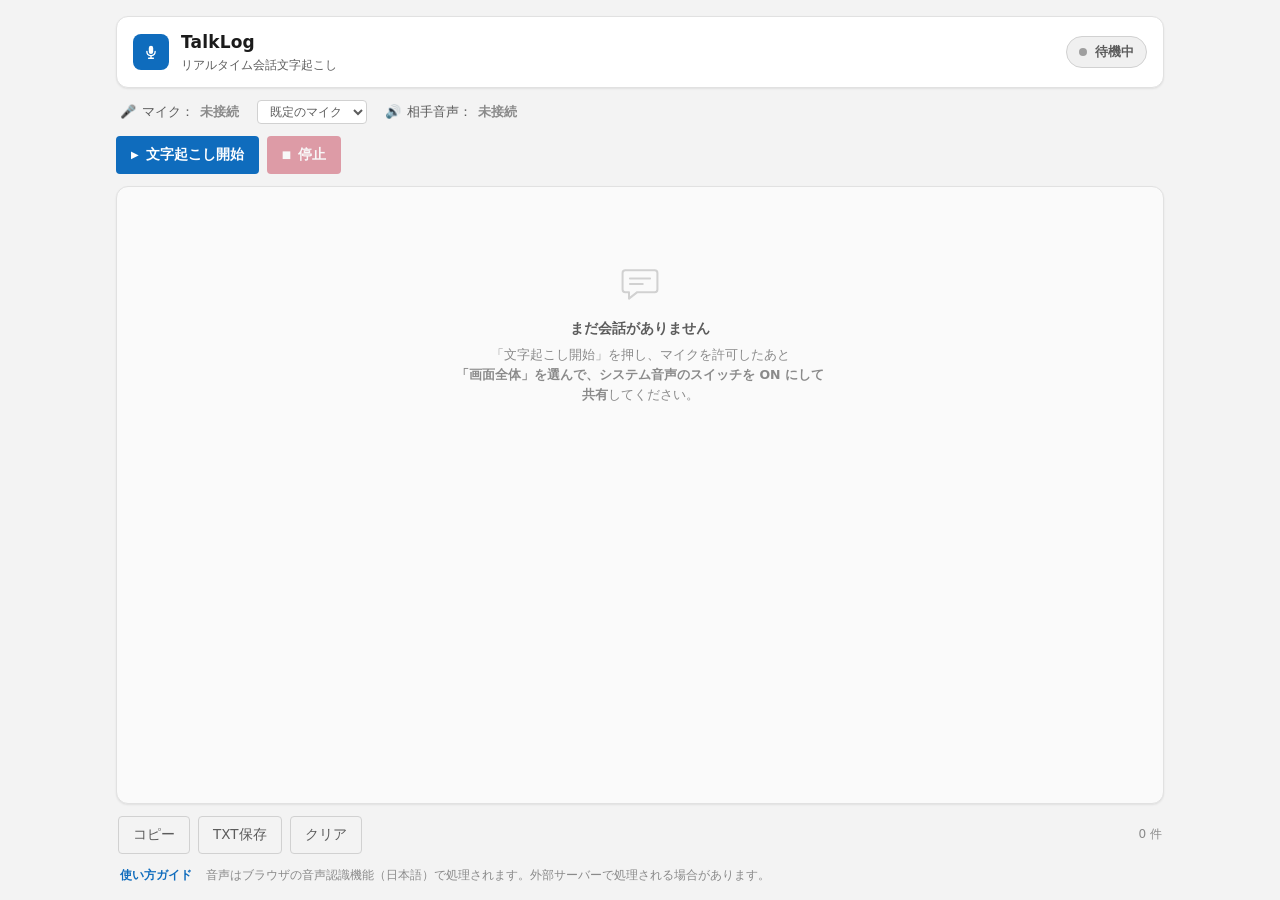
<file: index.html>
<!DOCTYPE html>
<html lang="ja">
<head>
<meta charset="UTF-8">
<meta name="viewport" content="width=device-width, initial-scale=1.0">
<meta name="description" content="会話をリアルタイムに文字起こしし、自分と相手の発言を分けて表示するツール。">
<meta name="color-scheme" content="light dark">
<title>TalkLog — リアルタイム会話文字起こし</title>
<link rel="icon" href="data:image/svg+xml,%3Csvg xmlns='http://www.w3.org/2000/svg' viewBox='0 0 32 32'%3E%3Crect width='32' height='32' rx='7' fill='%230f6cbd'/%3E%3Cpath d='M16 7a3.2 3.2 0 0 0-3.2 3.2v5.4a3.2 3.2 0 1 0 6.4 0v-5.4A3.2 3.2 0 0 0 16 7Zm-7 8.2a1 1 0 0 1 2 0 5 5 0 0 0 10 0 1 1 0 1 1 2 0 7 7 0 0 1-6 6.93V24h2.5a1 1 0 1 1 0 2h-7a1 1 0 1 1 0-2H15v-1.87A7 7 0 0 1 9 15.2Z' fill='%23fff'/%3E%3C/svg%3E">
<!-- ?v= はキャッシュ対策。ファイルを更新したら必ずこの数字を上げること
     （GitHub Pages は 10 分間ブラウザにキャッシュさせるため、
       これが無いと index.html だけ新しく app.js が古い、という事故が起きる） -->
<link rel="stylesheet" href="style.css?v=8">
</head>
<body>
<noscript>
  <div class="noscript">このアプリの動作には JavaScript が必要です。</div>
</noscript>

<div class="app">

  <!-- ===== ヘッダー ===== -->
  <header class="app-header">
    <div class="brand">
      <span class="brand-mark" aria-hidden="true">
        <svg viewBox="0 0 32 32" width="22" height="22"><path d="M16 7a3.2 3.2 0 0 0-3.2 3.2v5.4a3.2 3.2 0 1 0 6.4 0v-5.4A3.2 3.2 0 0 0 16 7Zm-7 8.2a1 1 0 0 1 2 0 5 5 0 0 0 10 0 1 1 0 1 1 2 0 7 7 0 0 1-6 6.93V24h2.5a1 1 0 1 1 0 2h-7a1 1 0 1 1 0-2H15v-1.87A7 7 0 0 1 9 15.2Z" fill="currentColor"/></svg>
      </span>
      <div class="brand-text">
        <h1>TalkLog</h1>
        <p>リアルタイム会話文字起こし</p>
      </div>
    </div>

    <div id="session-badge" class="session-badge" data-state="idle">
      <span class="dot" aria-hidden="true"></span>
      <span id="session-badge-text">待機中</span>
      <span id="session-timer" class="timer" hidden>00:00</span>
    </div>
  </header>

  <!-- ===== 入力状態 ===== -->
  <div class="status-row">
    <span class="stat" id="pill-mic" data-state="off">
      <span aria-hidden="true">🎤</span>マイク：<b id="pill-mic-value">未接続</b>
    </span>
    <select id="sel-mic" class="mic-select" aria-label="使用するマイク">
      <option value="">既定のマイク</option>
    </select>
    <span class="stat" id="pill-pc" data-state="off">
      <span aria-hidden="true">🔊</span>相手音声：<b id="pill-pc-value">未接続</b>
    </span>
  </div>

  <!-- ===== 主操作 ===== -->
  <div class="main-controls">
    <button id="btn-start" class="btn btn-primary" type="button">
      <span class="btn-ico" aria-hidden="true">▶</span>文字起こし開始
    </button>
    <button id="btn-stop" class="btn btn-danger" type="button" disabled>
      <span class="btn-ico" aria-hidden="true">■</span>停止
    </button>
  </div>

  <!-- ===== 通知（問題があるときだけ表示） ===== -->
  <div id="alert-area" class="alert-area" role="status" aria-live="polite"></div>

  <!-- ===== 会話ログ ===== -->
  <main class="transcript-wrap">
    <div id="scroll-area" class="scroll-area" tabindex="0" aria-label="会話ログ">
      <p id="trim-notice" class="trim-notice" hidden>表示を軽くするため、古いメッセージは画面上から省略しています（保存・コピーには全件含まれます）。</p>

      <div id="empty-state" class="empty-state">
        <div class="empty-ico" aria-hidden="true">
          <svg viewBox="0 0 48 48" width="44" height="44"><path d="M8 10h32a3 3 0 0 1 3 3v18a3 3 0 0 1-3 3H21l-9 7v-7H8a3 3 0 0 1-3-3V13a3 3 0 0 1 3-3Z" fill="none" stroke="currentColor" stroke-width="2.2" stroke-linejoin="round"/><path d="M13 19h22M13 25h14" stroke="currentColor" stroke-width="2.2" stroke-linecap="round"/></svg>
        </div>
        <p class="empty-title">まだ会話がありません</p>
        <p class="empty-desc">「文字起こし開始」を押し、マイクを許可したあと<br><b>「画面全体」を選んで、システム音声のスイッチを ON にして共有</b>してください。</p>
      </div>

      <div id="entry-list" class="entry-list"></div>
      <div id="live-area" class="live-area"></div>
    </div>

    <button id="btn-jump" class="jump-btn" type="button" hidden>
      最新へ<span id="jump-count" class="jump-count"></span>
    </button>
  </main>

  <!-- ===== 副操作 ===== -->
  <div class="sub-controls">
    <button id="btn-copy" class="btn btn-ghost" type="button">コピー</button>
    <button id="btn-txt" class="btn btn-ghost" type="button">TXT保存</button>
    <button id="btn-clear" class="btn btn-ghost btn-ghost-danger" type="button">クリア</button>
    <span class="grow"></span>
    <span id="stat-count" class="count">0 件</span>
  </div>

  <footer class="app-footer">
    <a href="guide.html" class="guide-link">使い方ガイド</a>
    音声はブラウザの音声認識機能（日本語）で処理されます。外部サーバーで処理される場合があります。
  </footer>
</div>

<div id="toast-area" class="toast-area" aria-live="polite"></div>

<script src="app.js?v=8"></script>
</body>
</html>
</file>
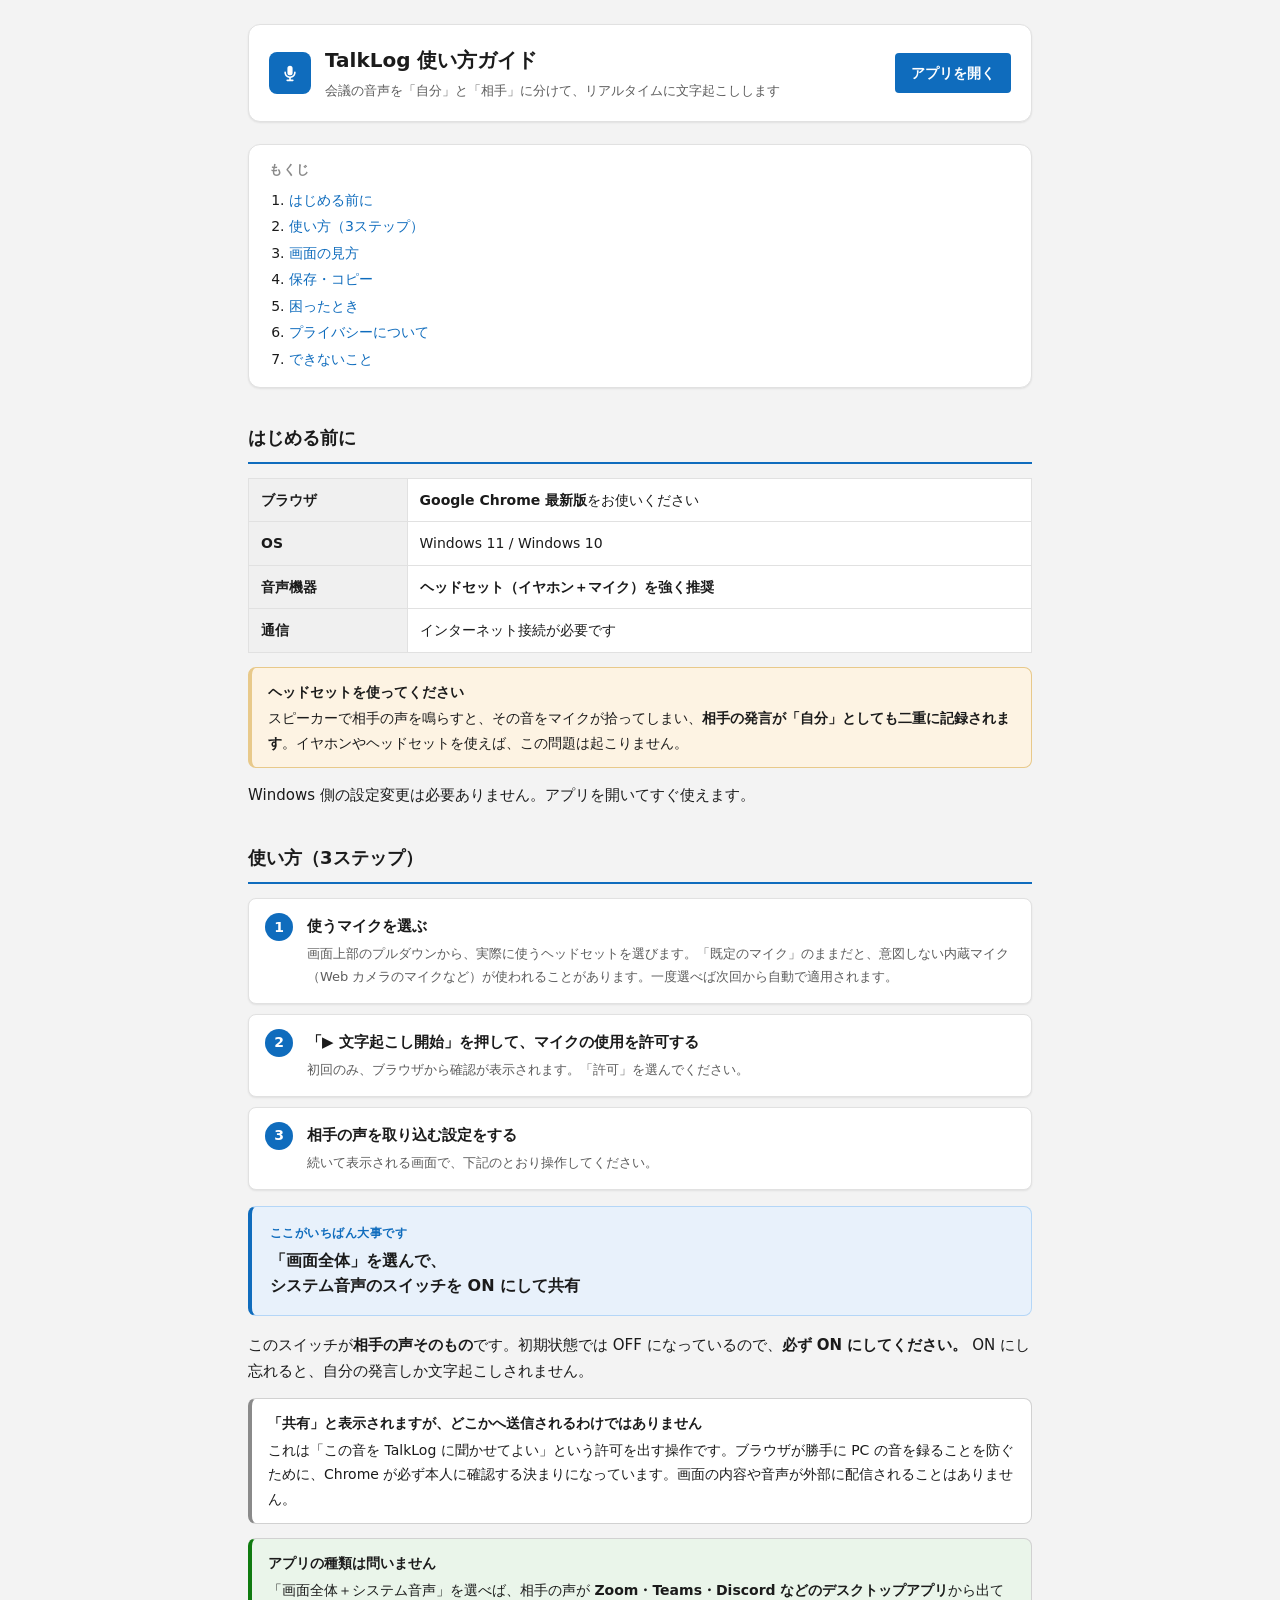
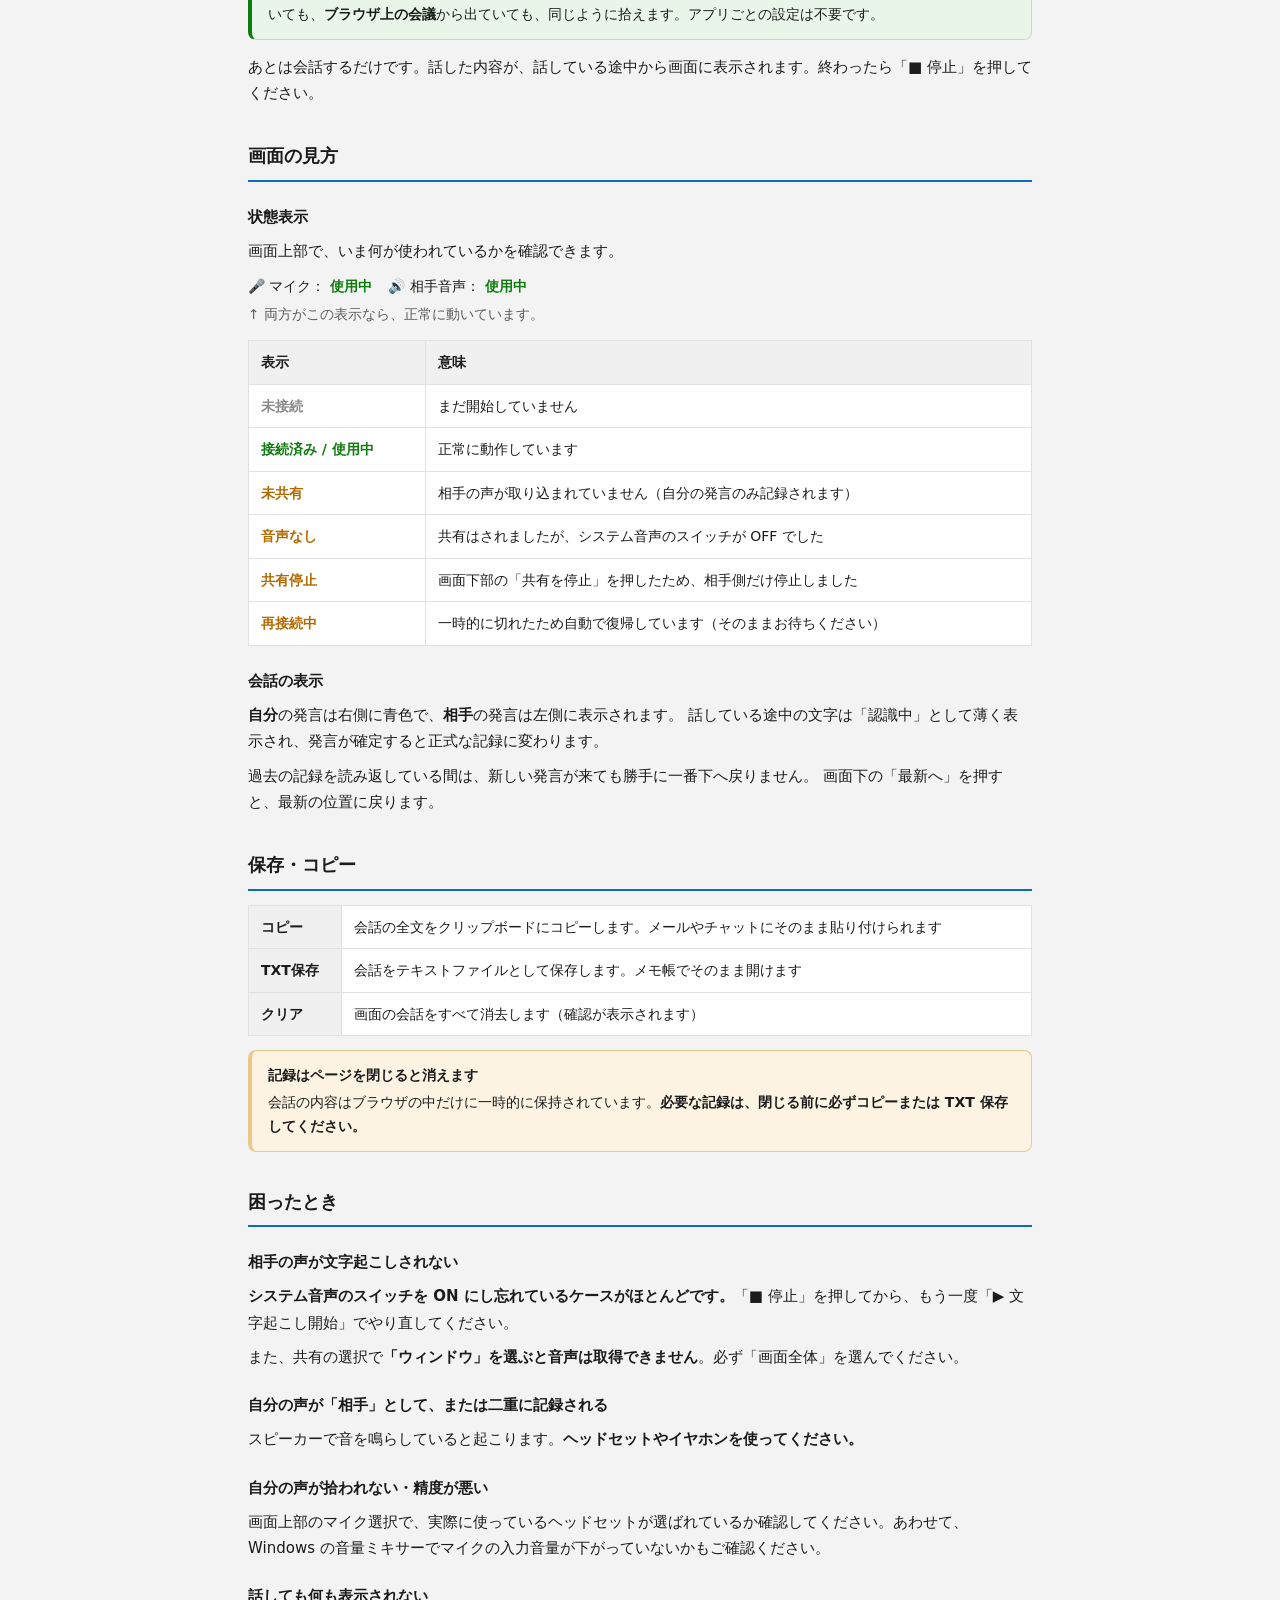
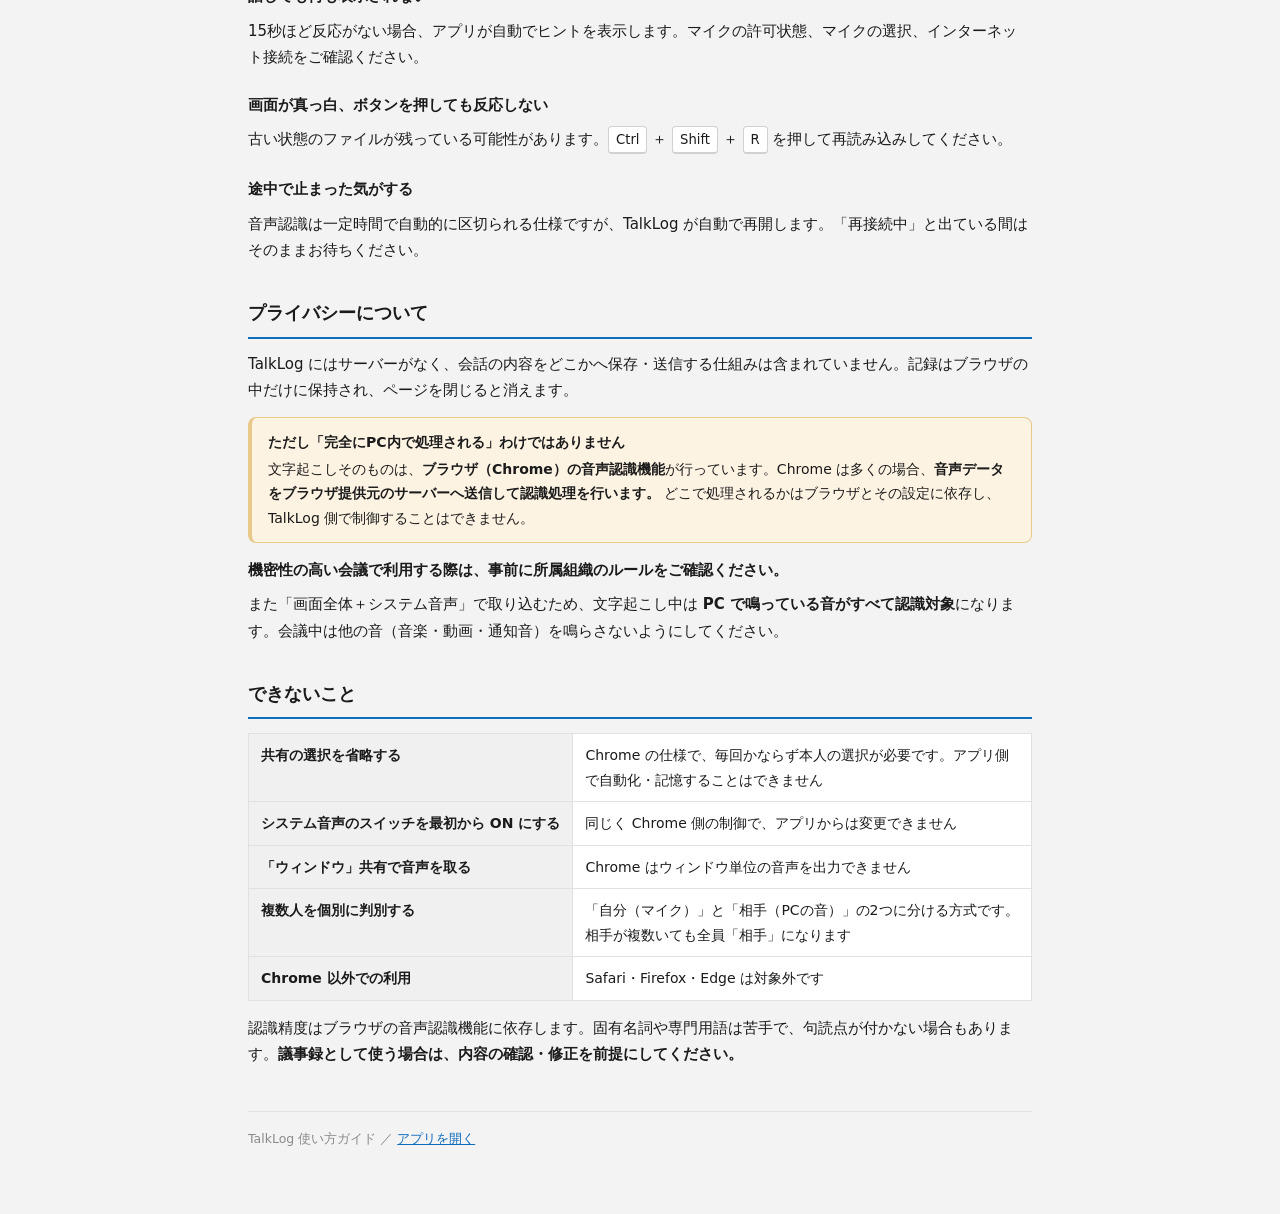
<file: guide.html>
<!DOCTYPE html>
<html lang="ja">
<head>
<meta charset="UTF-8">
<meta name="viewport" content="width=device-width, initial-scale=1.0">
<meta name="description" content="TalkLog の使い方。会議の音声を「自分」「相手」に分けてリアルタイムに文字起こしするツールの操作説明。">
<meta name="color-scheme" content="light dark">
<title>TalkLog 使い方ガイド</title>
<link rel="icon" href="data:image/svg+xml,%3Csvg xmlns='http://www.w3.org/2000/svg' viewBox='0 0 32 32'%3E%3Crect width='32' height='32' rx='7' fill='%230f6cbd'/%3E%3Cpath d='M16 7a3.2 3.2 0 0 0-3.2 3.2v5.4a3.2 3.2 0 1 0 6.4 0v-5.4A3.2 3.2 0 0 0 16 7Zm-7 8.2a1 1 0 0 1 2 0 5 5 0 0 0 10 0 1 1 0 1 1 2 0 7 7 0 0 1-6 6.93V24h2.5a1 1 0 1 1 0 2h-7a1 1 0 1 1 0-2H15v-1.87A7 7 0 0 1 9 15.2Z' fill='%23fff'/%3E%3C/svg%3E">
<style>
:root {
  --bg:#f3f3f3; --surface:#fff; --surface-2:#fafafa; --surface-3:#f0f0f0;
  --border:#e1e1e1; --border-strong:#d1d1d1;
  --text:#1b1b1b; --text-2:#5c5c5c; --text-3:#8a8a8a;
  --accent:#0f6cbd; --accent-soft:#e8f1fb; --accent-border:#b4d6f7;
  --ok:#0f7b0f; --ok-soft:#eaf5ea;
  --warn:#b26a00; --warn-soft:#fdf3e3; --warn-border:#e8c98a;
  --danger:#c4314b; --danger-soft:#fdeef1;
  --r-sm:4px; --r-md:8px; --r-lg:12px; --r-pill:999px;
  --shadow-1:0 1px 2px rgba(0,0,0,.08); --shadow-2:0 2px 8px rgba(0,0,0,.10);
  --font:"Segoe UI Variable Text","Segoe UI","Yu Gothic UI","Meiryo",system-ui,-apple-system,sans-serif;
}
@media (prefers-color-scheme: dark) {
  :root {
    --bg:#141414; --surface:#1f1f1f; --surface-2:#242424; --surface-3:#2b2b2b;
    --border:#333; --border-strong:#454545;
    --text:#f2f2f2; --text-2:#bdbdbd; --text-3:#8f8f8f;
    --accent:#479ef5; --accent-soft:#10263a; --accent-border:#2a4a68;
    --ok:#6ccb5f; --ok-soft:#16240f;
    --warn:#e5a54b; --warn-soft:#2a1f0d; --warn-border:#5a4419;
    --danger:#ff6b7f; --danger-soft:#33161c;
    --shadow-1:0 1px 2px rgba(0,0,0,.4); --shadow-2:0 2px 8px rgba(0,0,0,.45);
  }
}
*,*::before,*::after { box-sizing:border-box; }
body {
  margin:0; background:var(--bg); color:var(--text);
  font-family:var(--font); font-size:15px; line-height:1.75;
  -webkit-font-smoothing:antialiased;
}
.wrap { max-width:820px; margin:0 auto; padding:24px 18px 64px; }

/* ヘッダー */
.head {
  display:flex; align-items:center; gap:14px; flex-wrap:wrap;
  padding:18px 20px; margin-bottom:22px;
  background:var(--surface); border:1px solid var(--border);
  border-radius:var(--r-lg); box-shadow:var(--shadow-1);
}
.mark {
  width:42px; height:42px; flex:none; display:grid; place-items:center;
  background:var(--accent); color:#fff; border-radius:var(--r-md);
}
.head h1 { margin:0; font-size:20px; font-weight:600; }
.head p { margin:2px 0 0; font-size:13px; color:var(--text-2); }
.head .grow { flex:1 1 auto; }
.open-app {
  display:inline-flex; align-items:center; gap:6px;
  padding:8px 16px; border-radius:var(--r-sm);
  background:var(--accent); color:#fff; text-decoration:none;
  font-size:14px; font-weight:600; white-space:nowrap;
}
.open-app:hover { filter:brightness(1.08); }

/* 目次 */
.toc {
  padding:14px 20px; margin-bottom:26px;
  background:var(--surface); border:1px solid var(--border);
  border-radius:var(--r-lg); box-shadow:var(--shadow-1);
}
.toc h2 { margin:0 0 6px; font-size:13px; color:var(--text-3); font-weight:600; letter-spacing:.04em; }
.toc ol { margin:0; padding-left:20px; font-size:14px; }
.toc li { margin:2px 0; }
.toc a { color:var(--accent); text-decoration:none; }
.toc a:hover { text-decoration:underline; }

/* 見出し */
h2.sec {
  margin:34px 0 12px; padding-bottom:8px;
  font-size:18px; font-weight:600;
  border-bottom:2px solid var(--accent);
}
h3 { margin:22px 0 6px; font-size:15px; font-weight:600; }
p { margin:8px 0; }

/* 手順 */
.steps { list-style:none; margin:14px 0; padding:0; counter-reset:step; }
.steps > li {
  position:relative; counter-increment:step;
  padding:14px 18px 14px 58px; margin-bottom:10px;
  background:var(--surface); border:1px solid var(--border);
  border-radius:var(--r-md); box-shadow:var(--shadow-1);
}
.steps > li::before {
  content:counter(step);
  position:absolute; left:16px; top:14px;
  width:28px; height:28px; display:grid; place-items:center;
  background:var(--accent); color:#fff;
  border-radius:50%; font-size:14px; font-weight:700;
}
.steps strong { color:var(--text); }
.steps .note { display:block; margin-top:4px; font-size:13px; color:var(--text-2); }

/* 強調ボックス */
.key {
  margin:16px 0; padding:16px 18px;
  background:var(--accent-soft); border:1px solid var(--accent-border);
  border-left:4px solid var(--accent); border-radius:var(--r-md);
}
.key .label { font-size:12px; font-weight:700; color:var(--accent); letter-spacing:.04em; }
.key .body { margin-top:4px; font-size:16px; font-weight:600; line-height:1.6; }

.callout {
  margin:14px 0; padding:12px 16px;
  border:1px solid var(--border-strong); border-left:4px solid var(--text-3);
  border-radius:var(--r-md); background:var(--surface); font-size:14px;
}
.callout.warn { background:var(--warn-soft); border-left-color:var(--warn); border-color:var(--warn-border); }
.callout.ok { background:var(--ok-soft); border-left-color:var(--ok); }
.callout .t { font-weight:600; margin-bottom:2px; }

/* 表 */
.tbl-scroll { overflow-x:auto; margin:14px 0; }
table { width:100%; border-collapse:collapse; font-size:14px; background:var(--surface); }
th, td { padding:9px 12px; border:1px solid var(--border); text-align:left; vertical-align:top; }
th { background:var(--surface-3); font-weight:600; white-space:nowrap; }
td code { white-space:nowrap; }

/* 状態表示の見本 */
.statdemo { display:flex; gap:16px; flex-wrap:wrap; margin:10px 0 4px; font-size:14px; }
.statdemo span { display:inline-flex; align-items:center; gap:5px; }
.statdemo b { font-weight:600; }
.v-ok { color:var(--ok); }
.v-warn { color:var(--warn); }
.v-off { color:var(--text-3); }

code {
  padding:1px 5px; border-radius:var(--r-sm);
  background:var(--surface-3); font-size:.92em;
  font-family:"Cascadia Mono",Consolas,monospace;
}
.kbd {
  display:inline-block; padding:1px 7px;
  border:1px solid var(--border-strong); border-bottom-width:2px;
  border-radius:var(--r-sm); background:var(--surface);
  font-size:.88em; font-family:inherit;
}
.foot {
  margin-top:44px; padding-top:16px;
  border-top:1px solid var(--border);
  font-size:12.5px; color:var(--text-3);
}
@media (max-width:640px) {
  body { font-size:14.5px; }
  .wrap { padding:14px 12px 48px; }
  .head { padding:14px; }
  .open-app { width:100%; justify-content:center; }
  .steps > li { padding:12px 14px 12px 50px; }
}
</style>
</head>
<body>
<div class="wrap">

  <header class="head">
    <span class="mark" aria-hidden="true">
      <svg viewBox="0 0 32 32" width="26" height="26"><path d="M16 7a3.2 3.2 0 0 0-3.2 3.2v5.4a3.2 3.2 0 1 0 6.4 0v-5.4A3.2 3.2 0 0 0 16 7Zm-7 8.2a1 1 0 0 1 2 0 5 5 0 0 0 10 0 1 1 0 1 1 2 0 7 7 0 0 1-6 6.93V24h2.5a1 1 0 1 1 0 2h-7a1 1 0 1 1 0-2H15v-1.87A7 7 0 0 1 9 15.2Z" fill="currentColor"/></svg>
    </span>
    <div>
      <h1>TalkLog 使い方ガイド</h1>
      <p>会議の音声を「自分」と「相手」に分けて、リアルタイムに文字起こしします</p>
    </div>
    <span class="grow"></span>
    <a class="open-app" href="index.html">アプリを開く</a>
  </header>

  <nav class="toc">
    <h2>もくじ</h2>
    <ol>
      <li><a href="#prepare">はじめる前に</a></li>
      <li><a href="#howto">使い方（3ステップ）</a></li>
      <li><a href="#screen">画面の見方</a></li>
      <li><a href="#save">保存・コピー</a></li>
      <li><a href="#trouble">困ったとき</a></li>
      <li><a href="#privacy">プライバシーについて</a></li>
      <li><a href="#limit">できないこと</a></li>
    </ol>
  </nav>

  <!-- ============ はじめる前に ============ -->
  <h2 class="sec" id="prepare">はじめる前に</h2>

  <div class="tbl-scroll">
    <table>
      <tr><th>ブラウザ</th><td><strong>Google Chrome 最新版</strong>をお使いください</td></tr>
      <tr><th>OS</th><td>Windows 11 / Windows 10</td></tr>
      <tr><th>音声機器</th><td><strong>ヘッドセット（イヤホン＋マイク）を強く推奨</strong></td></tr>
      <tr><th>通信</th><td>インターネット接続が必要です</td></tr>
    </table>
  </div>

  <div class="callout warn">
    <div class="t">ヘッドセットを使ってください</div>
    スピーカーで相手の声を鳴らすと、その音をマイクが拾ってしまい、<strong>相手の発言が「自分」としても二重に記録されます</strong>。イヤホンやヘッドセットを使えば、この問題は起こりません。
  </div>

  <p>Windows 側の設定変更は必要ありません。アプリを開いてすぐ使えます。</p>

  <!-- ============ 使い方 ============ -->
  <h2 class="sec" id="howto">使い方（3ステップ）</h2>

  <ol class="steps">
    <li>
      <strong>使うマイクを選ぶ</strong>
      <span class="note">画面上部のプルダウンから、実際に使うヘッドセットを選びます。「既定のマイク」のままだと、意図しない内蔵マイク（Web カメラのマイクなど）が使われることがあります。一度選べば次回から自動で適用されます。</span>
    </li>
    <li>
      <strong>「▶ 文字起こし開始」を押して、マイクの使用を許可する</strong>
      <span class="note">初回のみ、ブラウザから確認が表示されます。「許可」を選んでください。</span>
    </li>
    <li>
      <strong>相手の声を取り込む設定をする</strong>
      <span class="note">続いて表示される画面で、下記のとおり操作してください。</span>
    </li>
  </ol>

  <div class="key">
    <div class="label">ここがいちばん大事です</div>
    <div class="body">「画面全体」を選んで、<br>システム音声のスイッチを ON にして共有</div>
  </div>

  <p>
    このスイッチが<strong>相手の声そのもの</strong>です。初期状態では OFF になっているので、<strong>必ず ON にしてください。</strong>
    ON にし忘れると、自分の発言しか文字起こしされません。
  </p>

  <div class="callout">
    <div class="t">「共有」と表示されますが、どこかへ送信されるわけではありません</div>
    これは「この音を TalkLog に聞かせてよい」という許可を出す操作です。ブラウザが勝手に PC の音を録ることを防ぐために、Chrome が必ず本人に確認する決まりになっています。画面の内容や音声が外部に配信されることはありません。
  </div>

  <div class="callout ok">
    <div class="t">アプリの種類は問いません</div>
    「画面全体＋システム音声」を選べば、相手の声が <strong>Zoom・Teams・Discord などのデスクトップアプリ</strong>から出ていても、<strong>ブラウザ上の会議</strong>から出ていても、同じように拾えます。アプリごとの設定は不要です。
  </div>

  <p>あとは会話するだけです。話した内容が、話している途中から画面に表示されます。終わったら「■ 停止」を押してください。</p>

  <!-- ============ 画面の見方 ============ -->
  <h2 class="sec" id="screen">画面の見方</h2>

  <h3>状態表示</h3>
  <p>画面上部で、いま何が使われているかを確認できます。</p>

  <div class="statdemo">
    <span>🎤 マイク：<b class="v-ok">使用中</b></span>
    <span>🔊 相手音声：<b class="v-ok">使用中</b></span>
  </div>
  <p style="font-size:13.5px;color:var(--text-2);margin-top:2px;">↑ 両方がこの表示なら、正常に動いています。</p>

  <div class="tbl-scroll">
    <table>
      <tr><th>表示</th><th>意味</th></tr>
      <tr><td><b class="v-off">未接続</b></td><td>まだ開始していません</td></tr>
      <tr><td><b class="v-ok">接続済み / 使用中</b></td><td>正常に動作しています</td></tr>
      <tr><td><b class="v-warn">未共有</b></td><td>相手の声が取り込まれていません（自分の発言のみ記録されます）</td></tr>
      <tr><td><b class="v-warn">音声なし</b></td><td>共有はされましたが、システム音声のスイッチが OFF でした</td></tr>
      <tr><td><b class="v-warn">共有停止</b></td><td>画面下部の「共有を停止」を押したため、相手側だけ停止しました</td></tr>
      <tr><td><b class="v-warn">再接続中</b></td><td>一時的に切れたため自動で復帰しています（そのままお待ちください）</td></tr>
    </table>
  </div>

  <h3>会話の表示</h3>
  <p>
    <strong>自分</strong>の発言は右側に青色で、<strong>相手</strong>の発言は左側に表示されます。
    話している途中の文字は「認識中」として薄く表示され、発言が確定すると正式な記録に変わります。
  </p>
  <p>
    過去の記録を読み返している間は、新しい発言が来ても勝手に一番下へ戻りません。
    画面下の「最新へ」を押すと、最新の位置に戻ります。
  </p>

  <!-- ============ 保存 ============ -->
  <h2 class="sec" id="save">保存・コピー</h2>

  <div class="tbl-scroll">
    <table>
      <tr><th>コピー</th><td>会話の全文をクリップボードにコピーします。メールやチャットにそのまま貼り付けられます</td></tr>
      <tr><th>TXT保存</th><td>会話をテキストファイルとして保存します。メモ帳でそのまま開けます</td></tr>
      <tr><th>クリア</th><td>画面の会話をすべて消去します（確認が表示されます）</td></tr>
    </table>
  </div>

  <div class="callout warn">
    <div class="t">記録はページを閉じると消えます</div>
    会話の内容はブラウザの中だけに一時的に保持されています。<strong>必要な記録は、閉じる前に必ずコピーまたは TXT 保存してください。</strong>
  </div>

  <!-- ============ 困ったとき ============ -->
  <h2 class="sec" id="trouble">困ったとき</h2>

  <h3>相手の声が文字起こしされない</h3>
  <p><strong>システム音声のスイッチを ON にし忘れているケースがほとんどです。</strong>「■ 停止」を押してから、もう一度「▶ 文字起こし開始」でやり直してください。</p>
  <p>また、共有の選択で<strong>「ウィンドウ」を選ぶと音声は取得できません</strong>。必ず「画面全体」を選んでください。</p>

  <h3>自分の声が「相手」として、または二重に記録される</h3>
  <p>スピーカーで音を鳴らしていると起こります。<strong>ヘッドセットやイヤホンを使ってください。</strong></p>

  <h3>自分の声が拾われない・精度が悪い</h3>
  <p>画面上部のマイク選択で、実際に使っているヘッドセットが選ばれているか確認してください。あわせて、Windows の音量ミキサーでマイクの入力音量が下がっていないかもご確認ください。</p>

  <h3>話しても何も表示されない</h3>
  <p>15秒ほど反応がない場合、アプリが自動でヒントを表示します。マイクの許可状態、マイクの選択、インターネット接続をご確認ください。</p>

  <h3>画面が真っ白、ボタンを押しても反応しない</h3>
  <p>古い状態のファイルが残っている可能性があります。<span class="kbd">Ctrl</span> ＋ <span class="kbd">Shift</span> ＋ <span class="kbd">R</span> を押して再読み込みしてください。</p>

  <h3>途中で止まった気がする</h3>
  <p>音声認識は一定時間で自動的に区切られる仕様ですが、TalkLog が自動で再開します。「再接続中」と出ている間はそのままお待ちください。</p>

  <!-- ============ プライバシー ============ -->
  <h2 class="sec" id="privacy">プライバシーについて</h2>

  <p>TalkLog にはサーバーがなく、会話の内容をどこかへ保存・送信する仕組みは含まれていません。記録はブラウザの中だけに保持され、ページを閉じると消えます。</p>

  <div class="callout warn">
    <div class="t">ただし「完全にPC内で処理される」わけではありません</div>
    文字起こしそのものは、<strong>ブラウザ（Chrome）の音声認識機能</strong>が行っています。Chrome は多くの場合、<strong>音声データをブラウザ提供元のサーバーへ送信して認識処理を行います。</strong>
    どこで処理されるかはブラウザとその設定に依存し、TalkLog 側で制御することはできません。
  </div>

  <p><strong>機密性の高い会議で利用する際は、事前に所属組織のルールをご確認ください。</strong></p>

  <p>また「画面全体＋システム音声」で取り込むため、文字起こし中は <strong>PC で鳴っている音がすべて認識対象</strong>になります。会議中は他の音（音楽・動画・通知音）を鳴らさないようにしてください。</p>

  <!-- ============ できないこと ============ -->
  <h2 class="sec" id="limit">できないこと</h2>

  <div class="tbl-scroll">
    <table>
      <tr><th>共有の選択を省略する</th><td>Chrome の仕様で、毎回かならず本人の選択が必要です。アプリ側で自動化・記憶することはできません</td></tr>
      <tr><th>システム音声のスイッチを最初から ON にする</th><td>同じく Chrome 側の制御で、アプリからは変更できません</td></tr>
      <tr><th>「ウィンドウ」共有で音声を取る</th><td>Chrome はウィンドウ単位の音声を出力できません</td></tr>
      <tr><th>複数人を個別に判別する</th><td>「自分（マイク）」と「相手（PCの音）」の2つに分ける方式です。相手が複数いても全員「相手」になります</td></tr>
      <tr><th>Chrome 以外での利用</th><td>Safari・Firefox・Edge は対象外です</td></tr>
    </table>
  </div>

  <p>認識精度はブラウザの音声認識機能に依存します。固有名詞や専門用語は苦手で、句読点が付かない場合もあります。<strong>議事録として使う場合は、内容の確認・修正を前提にしてください。</strong></p>

  <footer class="foot">
    TalkLog 使い方ガイド ／ <a href="index.html" style="color:var(--accent);">アプリを開く</a>
  </footer>
</div>
</body>
</html>
</file>
<file: style.css>
/* =========================================================
   TalkLog — スタイル
   方向性: Fluent Design / Microsoft Teams 風の業務ツールUI
   ライト／ダークの両方に対応（OS設定に追従）
   ========================================================= */

/* ---------- デザイントークン ---------- */
:root {
  /* 面 */
  --bg: #f3f3f3;
  --surface: #ffffff;
  --surface-2: #fafafa;
  --surface-3: #f0f0f0;

  /* 線 */
  --border: #e1e1e1;
  --border-strong: #d1d1d1;

  /* 文字 */
  --text: #1b1b1b;
  --text-2: #5c5c5c;
  --text-3: #8a8a8a;
  --text-inv: #ffffff;

  /* アクセント（Fluent blue） */
  --accent: #0f6cbd;
  --accent-hover: #115ea3;
  --accent-soft: #e8f1fb;
  --accent-border: #b4d6f7;

  /* セマンティック */
  --ok: #0f7b0f;
  --ok-soft: #eaf5ea;
  --warn: #b26a00;
  --warn-soft: #fdf3e3;
  --danger: #c4314b;
  --danger-soft: #fdeef1;

  /* 話者色 */
  --self-bg: #0f6cbd;
  --self-text: #ffffff;
  --remote-bg: #ffffff;
  --remote-text: #1b1b1b;
  --remote-border: #d8d8d8;

  /* 形状 */
  --r-sm: 4px;
  --r-md: 8px;
  --r-lg: 12px;
  --r-pill: 999px;

  --shadow-1: 0 1px 2px rgba(0, 0, 0, .08);
  --shadow-2: 0 2px 8px rgba(0, 0, 0, .10);
  --shadow-3: 0 8px 24px rgba(0, 0, 0, .14);

  --font: "Segoe UI Variable Text", "Segoe UI", "Yu Gothic UI", "Meiryo",
          system-ui, -apple-system, "Hiragino Kaku Gothic ProN", sans-serif;

  --gap: 12px;
  --maxw: 1080px;
}

@media (prefers-color-scheme: dark) {
  :root {
    --bg: #141414;
    --surface: #1f1f1f;
    --surface-2: #242424;
    --surface-3: #2b2b2b;

    --border: #333333;
    --border-strong: #454545;

    --text: #f2f2f2;
    --text-2: #bdbdbd;
    --text-3: #8f8f8f;

    --accent: #479ef5;
    --accent-hover: #62abf5;
    --accent-soft: #10263a;
    --accent-border: #2a4a68;

    --ok: #6ccb5f;
    --ok-soft: #16240f;
    --warn: #e5a54b;
    --warn-soft: #2a1f0d;
    --danger: #ff6b7f;
    --danger-soft: #33161c;

    --self-bg: #2a5f96;
    --self-text: #ffffff;
    --remote-bg: #2b2b2b;
    --remote-text: #f2f2f2;
    --remote-border: #3a3a3a;

    --shadow-1: 0 1px 2px rgba(0, 0, 0, .4);
    --shadow-2: 0 2px 8px rgba(0, 0, 0, .45);
    --shadow-3: 0 8px 24px rgba(0, 0, 0, .55);
  }
}

/* ---------- リセット ---------- */
*, *::before, *::after { box-sizing: border-box; }
html, body { height: 100%; }
body {
  margin: 0;
  background: var(--bg);
  color: var(--text);
  font-family: var(--font);
  font-size: 14px;
  line-height: 1.6;
  -webkit-font-smoothing: antialiased;
}
h1, h2, p, ol, ul { margin: 0; }
button, input, select { font: inherit; color: inherit; }

/* display 指定を持つ要素でも hidden 属性を確実に効かせる */
[hidden] { display: none !important; }

.noscript {
  margin: 24px auto;
  max-width: 640px;
  padding: 16px;
  border: 1px solid var(--danger);
  border-radius: var(--r-md);
  background: var(--danger-soft);
  text-align: center;
}

/* ---------- レイアウト ---------- */
/* ページ自体はスクロールさせず、会話エリアだけを内部スクロールさせる */
body { overflow: hidden; }

.app {
  max-width: var(--maxw);
  height: 100vh;
  height: 100dvh; /* モバイルのアドレスバー分を考慮（未対応環境は上の 100vh） */
  margin: 0 auto;
  padding: 16px 16px 12px;
  display: flex;
  flex-direction: column;
  gap: var(--gap);
}

/* ---------- ヘッダー ---------- */
.app-header {
  display: flex;
  align-items: center;
  justify-content: space-between;
  gap: 16px;
  flex-wrap: wrap;
  padding: 12px 16px;
  background: var(--surface);
  border: 1px solid var(--border);
  border-radius: var(--r-lg);
  box-shadow: var(--shadow-1);
}
.brand { display: flex; align-items: center; gap: 12px; min-width: 0; }
.brand-mark {
  display: grid;
  place-items: center;
  width: 36px; height: 36px;
  border-radius: var(--r-md);
  background: var(--accent);
  color: #fff;
  flex: none;
}
.brand-text { min-width: 0; }
.brand-text h1 { font-size: 17px; font-weight: 600; letter-spacing: .01em; }
.brand-text p { font-size: 12px; color: var(--text-2); }

.btn:focus-visible, .scroll-area:focus-visible {
  outline: 2px solid var(--accent);
  outline-offset: 2px;
}

.session-badge {
  display: inline-flex; align-items: center; gap: 8px;
  padding: 5px 12px;
  border-radius: var(--r-pill);
  border: 1px solid var(--border-strong);
  background: var(--surface-3);
  font-size: 12.5px;
  font-weight: 600;
  color: var(--text-2);
  white-space: nowrap;
}
.session-badge .timer {
  font-variant-numeric: tabular-nums;
  font-weight: 500;
  opacity: .85;
}
.session-badge[data-state="starting"] {
  background: var(--warn-soft); border-color: var(--warn); color: var(--warn);
}
.session-badge[data-state="running"] {
  background: var(--danger-soft); border-color: var(--danger); color: var(--danger);
}

/* 共通ステータスドット */
.dot {
  width: 8px; height: 8px;
  border-radius: 50%;
  background: currentColor;
  flex: none;
  opacity: .55;
}
.session-badge[data-state="running"] .dot { opacity: 1; animation: pulse 1.6s ease-in-out infinite; }
@keyframes pulse { 0%,100% { opacity: 1; } 50% { opacity: .3; } }

/* ---------- 入力状態（1行だけのシンプル表示） ---------- */
.status-row {
  display: flex;
  align-items: center;
  gap: 18px;
  flex-wrap: wrap;
  padding: 0 4px;
  font-size: 13px;
  color: var(--text-2);
}
.stat { display: inline-flex; align-items: center; gap: 6px; }
.stat b { font-weight: 600; color: var(--text-3); }
.stat[data-state="ok"] b    { color: var(--ok); }
.stat[data-state="warn"] b  { color: var(--warn); }
.stat[data-state="error"] b { color: var(--danger); }

.mic-select {
  max-width: 260px;
  padding: 3px 8px;
  background: var(--surface);
  color: var(--text-2);
  border: 1px solid var(--border-strong);
  border-radius: var(--r-sm);
  font-size: 12px;
  cursor: pointer;
  text-overflow: ellipsis;
}
.mic-select:disabled { opacity: .55; cursor: not-allowed; }
.mic-select:focus-visible { outline: 2px solid var(--accent); outline-offset: 2px; }

/* ---------- 操作 ---------- */
.main-controls { display: flex; align-items: center; gap: 8px; flex-wrap: wrap; }
.sub-controls {
  display: flex;
  align-items: center;
  gap: 8px;
  flex-wrap: wrap;
  padding: 0 2px;
}
.sub-controls .grow { flex: 1 1 auto; }
.sub-controls .count { font-size: 12px; color: var(--text-3); }

.btn {
  display: inline-flex;
  align-items: center;
  gap: 7px;
  padding: 7px 14px;
  border: 1px solid transparent;
  border-radius: var(--r-sm);
  background: var(--surface-3);
  color: var(--text);
  font-size: 13.5px;
  font-weight: 600;
  cursor: pointer;
  transition: background-color .12s ease, border-color .12s ease, opacity .12s ease;
}
.btn:hover:not(:disabled) { background: var(--border); }
.btn:active:not(:disabled) { transform: translateY(1px); }
.btn:disabled { opacity: .45; cursor: not-allowed; }
.btn-ico { font-size: 10px; line-height: 1; }

.btn-primary { background: var(--accent); color: #fff; }
.btn-primary:hover:not(:disabled) { background: var(--accent-hover); }
.btn-danger { background: var(--danger); color: #fff; }
.btn-danger:hover:not(:disabled) { filter: brightness(1.08); background: var(--danger); }
.btn-ghost {
  background: transparent;
  border-color: var(--border-strong);
  font-weight: 500;
  color: var(--text-2);
}
.btn-ghost:hover:not(:disabled) { background: var(--surface-3); color: var(--text); }
.btn-ghost-danger:hover:not(:disabled) { color: var(--danger); border-color: var(--danger); background: var(--danger-soft); }

/* ---------- 通知 ---------- */
.alert-area:empty { display: none; }
.alert-area { display: flex; flex-direction: column; gap: 8px; }
.alert {
  display: flex;
  align-items: flex-start;
  gap: 10px;
  padding: 10px 12px;
  border: 1px solid var(--border-strong);
  border-left: 3px solid var(--text-3);
  border-radius: var(--r-md);
  background: var(--surface);
  font-size: 13px;
  box-shadow: var(--shadow-1);
}
.alert[data-kind="info"]   { border-left-color: var(--accent); background: var(--accent-soft); }
.alert[data-kind="ok"]     { border-left-color: var(--ok);     background: var(--ok-soft); }
.alert[data-kind="warn"]   { border-left-color: var(--warn);   background: var(--warn-soft); }
.alert[data-kind="error"]  { border-left-color: var(--danger); background: var(--danger-soft); }
.alert-body { flex: 1; min-width: 0; }
.alert-title { font-weight: 600; margin-bottom: 2px; }
.alert-text { color: var(--text-2); white-space: pre-wrap; }
.alert-close {
  flex: none;
  width: 24px; height: 24px;
  display: grid; place-items: center;
  border: none; border-radius: var(--r-sm);
  background: transparent;
  color: var(--text-3);
  font-size: 16px; line-height: 1;
  cursor: pointer;
}
.alert-close:hover { background: rgba(128,128,128,.18); color: var(--text); }

/* ---------- 会話表示 ---------- */
.transcript-wrap {
  position: relative;
  flex: 1 1 auto;
  /* flex アイテムの既定 min-height:auto を解除しないと、
     中身の高さのまま伸び続けて内部スクロールが発生しない */
  min-height: 0;
  display: flex;
}
.scroll-area {
  flex: 1;
  min-height: 0;
  overflow-y: auto;
  overscroll-behavior: contain;
  padding: 16px 18px 20px;
  background: var(--surface-2);
  border: 1px solid var(--border);
  border-radius: var(--r-lg);
  box-shadow: var(--shadow-1);
  scroll-behavior: auto;
}

.trim-notice {
  margin: 0 auto 14px;
  max-width: 560px;
  padding: 6px 10px;
  border-radius: var(--r-sm);
  background: var(--surface-3);
  color: var(--text-3);
  font-size: 11.5px;
  text-align: center;
}

.empty-state {
  display: flex;
  flex-direction: column;
  align-items: center;
  justify-content: center;
  gap: 6px;
  min-height: 260px;
  color: var(--text-3);
  text-align: center;
}
.empty-ico { color: var(--border-strong); }
.empty-title { font-size: 14px; font-weight: 600; color: var(--text-2); }
.empty-desc { font-size: 12.5px; max-width: 380px; }

.entry-list, .live-area { display: flex; flex-direction: column; gap: 10px; }
.live-area:not(:empty) { margin-top: 10px; }

/* メッセージ行 */
.row { display: flex; flex-direction: column; max-width: min(78%, 680px); }
.row-self   { align-self: flex-end; align-items: flex-end; }
.row-remote { align-self: flex-start; align-items: flex-start; }

.row-meta {
  display: flex;
  align-items: baseline;
  gap: 8px;
  margin: 0 2px 3px;
  font-size: 11.5px;
  color: var(--text-3);
}
.row-speaker { font-weight: 700; }
.row-self .row-speaker   { color: var(--accent); }
.row-remote .row-speaker { color: var(--text-2); }
.row-time { font-variant-numeric: tabular-nums; }

.bubble {
  padding: 9px 13px;
  border-radius: var(--r-lg);
  font-size: 14.5px;
  line-height: 1.65;
  white-space: pre-wrap;
  overflow-wrap: anywhere;
  box-shadow: var(--shadow-1);
}
.row-self .bubble {
  background: var(--self-bg);
  color: var(--self-text);
  border-bottom-right-radius: var(--r-sm);
}
.row-remote .bubble {
  background: var(--remote-bg);
  color: var(--remote-text);
  border: 1px solid var(--remote-border);
  border-bottom-left-radius: var(--r-sm);
}

/* 認識中（暫定結果） */
.row-live .bubble {
  background: transparent;
  border: 1px dashed var(--accent-border);
  color: var(--text-2);
  box-shadow: none;
}
.row-live.row-self .bubble { border-color: var(--accent); color: var(--accent); }
.live-tag {
  display: inline-flex;
  align-items: center;
  gap: 5px;
  padding: 1px 7px;
  border-radius: var(--r-pill);
  background: var(--accent-soft);
  color: var(--accent);
  font-size: 10.5px;
  font-weight: 700;
}
.live-tag::before {
  content: "";
  width: 5px; height: 5px;
  border-radius: 50%;
  background: currentColor;
  animation: blink 1.1s ease-in-out infinite;
}
@keyframes blink { 0%,100% { opacity: 1; } 50% { opacity: .15; } }

/* 追加時のさりげないフェード */
.row-enter { animation: fadeUp .16s ease-out; }
@keyframes fadeUp { from { opacity: 0; transform: translateY(4px); } to { opacity: 1; transform: none; } }

/* 最新へ戻るボタン */
.jump-btn {
  position: absolute;
  left: 50%;
  bottom: 14px;
  transform: translateX(-50%);
  display: inline-flex;
  align-items: center;
  gap: 6px;
  padding: 6px 14px;
  border: 1px solid var(--border-strong);
  border-radius: var(--r-pill);
  background: var(--surface);
  color: var(--text);
  font-size: 12.5px;
  font-weight: 600;
  cursor: pointer;
  box-shadow: var(--shadow-3);
}
.jump-btn:hover { background: var(--surface-3); }
.jump-count {
  padding: 0 6px;
  border-radius: var(--r-pill);
  background: var(--accent);
  color: #fff;
  font-size: 11px;
}
.jump-count:empty { display: none; }

/* ---------- フッター ---------- */
.app-footer {
  padding: 0 4px 4px;
  font-size: 11.5px;
  color: var(--text-3);
}
.guide-link {
  margin-right: 10px;
  color: var(--accent);
  font-weight: 600;
  text-decoration: none;
}
.guide-link:hover { text-decoration: underline; }

/* ---------- トースト ---------- */
.toast-area {
  position: fixed;
  right: 18px;
  bottom: 18px;
  display: flex;
  flex-direction: column;
  gap: 8px;
  z-index: 50;
  pointer-events: none;
}
.toast {
  padding: 9px 16px;
  border: 1px solid var(--border-strong);
  border-radius: var(--r-md);
  background: var(--surface);
  color: var(--text);
  font-size: 13px;
  box-shadow: var(--shadow-3);
  animation: toastIn .16s ease-out;
}
@keyframes toastIn { from { opacity: 0; transform: translateY(8px); } to { opacity: 1; transform: none; } }

/* ---------- レスポンシブ ---------- */
@media (max-width: 640px) {
  body { font-size: 13.5px; overflow: auto; }
  /* 狭い画面ではヘッダー類だけで画面が埋まりうるため、ページスクロールを許可し
     会話エリアには上限高さを与えて内部スクロールさせる */
  .app { padding: 10px 10px 8px; gap: 10px; height: auto; min-height: 100dvh; }
  .transcript-wrap { min-height: 260px; }
  .scroll-area { max-height: 58vh; }
  .app-header { padding: 10px 12px; }
  .main-controls .btn { flex: 1 1 auto; justify-content: center; }
  .row { max-width: 92%; }
  .toast-area { left: 12px; right: 12px; align-items: center; }
}

/* ---------- アニメーション削減 ---------- */
@media (prefers-reduced-motion: reduce) {
  *, *::before, *::after {
    animation-duration: .001ms !important;
    animation-iteration-count: 1 !important;
    transition-duration: .001ms !important;
  }
}
</file>
